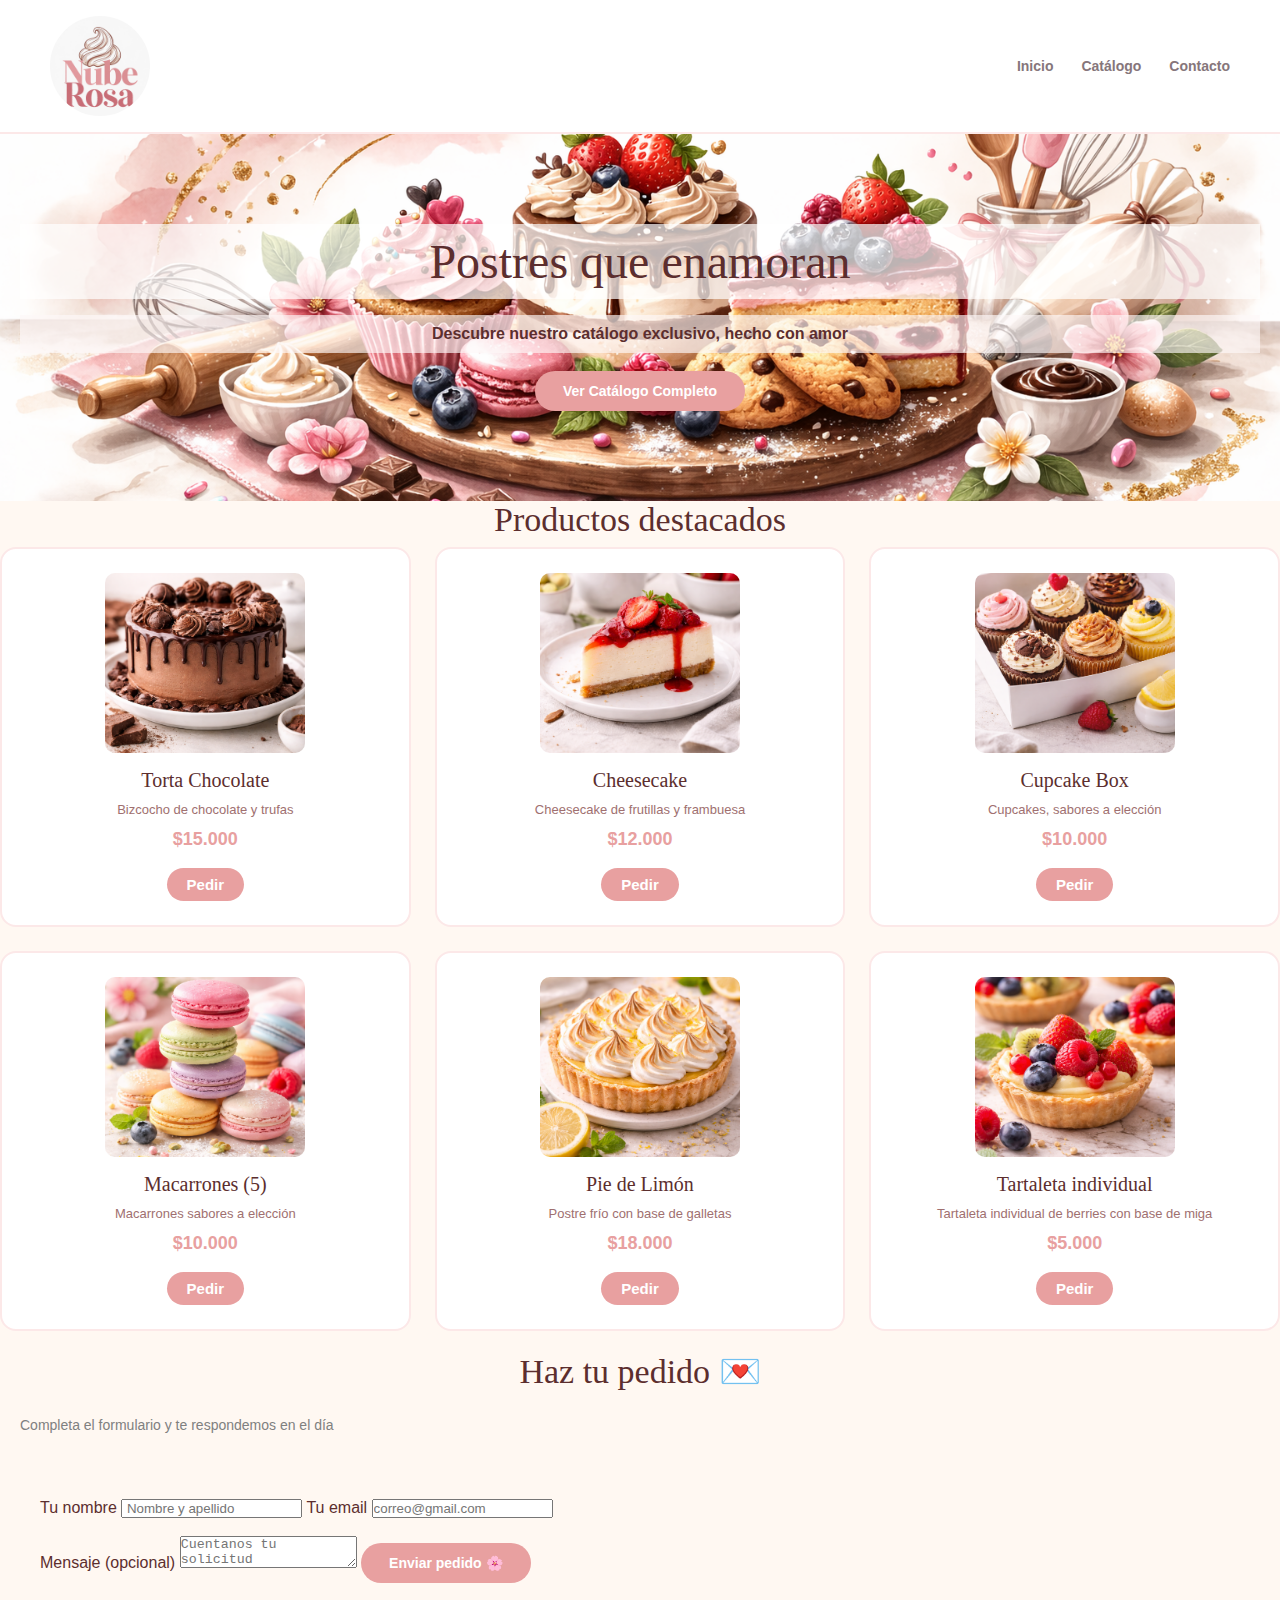
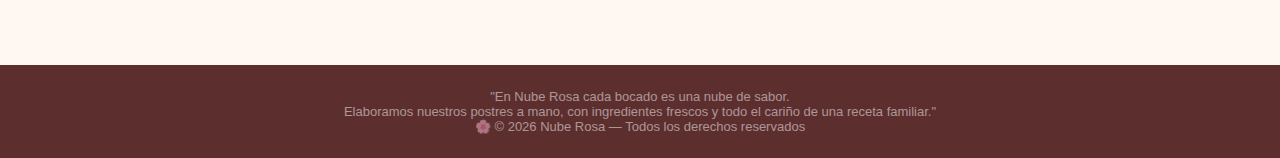
<file: Proyecto/index.html>
<!DOCTYPE html>
<html lang="es">
<head>
    <meta charset="UTF-8">
    <meta name="viewport" content="width=device-width, initial-scale=1.0">

    <link rel="stylesheet" href="../assets/Css/style.css">

    <title>Nube Rosa</title>
</head>
<body>

    <header class="encabezado">
        <img id="logo" src="/assets/logo.png" alt="logo">
        <h1></h1>

        <nav>
            <a href="http://127.0.0.1:5500/Proyecto/index.html">Inicio</a>
            <a href="/Proyecto/catalogo.html" target=_blank >Catálogo</a>
            <a href="#">Contacto</a>
        </nav>
    </header>

    <!-- Banner -->
    <section class="hero">

        <h2>Postres que enamoran </h2>
        <p>Descubre nuestro catálogo exclusivo, hecho con amor</p><br>
        <a href="/Proyecto/catalogo.html" target=_blank class="boton">Ver Catálogo Completo</a>

    </section>

    <!-- Catalogo destacados y completo -->
    <h2>Productos destacados</h2>

<div class="imagenes">

  <div class="tarjeta">
    <img src="/assets/cake1.png" alt="Torta de Chocolate">
    <h3>Torta Chocolate</h3>
    <p>Bizcocho de chocolate y trufas</p>
    <span class="precio">$15.000</span>
    <a href="#" class="boton boton-chico">Pedir</a>
  </div>

  <div class="tarjeta">
    <img src="/assets/cake2.jpg" alt="Cheesecake">
    <h3>Cheesecake</h3>
    <p>Cheesecake de frutillas y frambuesa</p>
    <span class="precio">$12.000</span>
    <a href="#" class="boton boton-chico">Pedir</a>
  </div>

  <div class="tarjeta">
    <img src="/assets/cake3.png" alt="Cupcake">
    <h3>Cupcake Box</h3>
    <p>Cupcakes, sabores a elección</p>
    <span class="precio">$10.000</span>
    <a href="#" class="boton boton-chico">Pedir</a>
  </div>

  <div class="tarjeta">
    <img src="/assets/cake4.png" alt="Macarrones">
    <h3>Macarrones (5)</h3>
    <p>Macarrones sabores a elección</p>
    <span class="precio">$10.000</span>
    <a href="#" class="boton boton-chico">Pedir</a>
  </div>

  <div class="tarjeta">
    <img src="/assets/cake5.png" alt="Pie de Limón">
    <h3>Pie de Limón</h3>
    <p>Postre frío con base de galletas</p>
    <span class="precio">$18.000</span>
    <a href="#" class="boton boton-chico">Pedir</a>
  </div>

  <div class="tarjeta">
    <img src="/assets/cake6.png" alt="Tartaleta individual">
    <h3>Tartaleta individual</h3>
    <p>Tartaleta individual de berries con base de miga</p>
    <span class="precio">$5.000</span>
    <a href="#" class="boton boton-chico">Pedir</a>
  </div>

</div>



        <!-- HAZ tu Pedido -->
    </section>
       <section id="contacto" class="contacto">
        <h2>Haz tu pedido 💌</h2><br>
        <p class="subtitulo">Completa el formulario y te respondemos en el día</p>

        <!-- Formulario -->

        <form class="formulario">

            <label for="nombre">Tu nombre</label>
            <input type="text" id="nombre" placeholder=" Nombre y apellido">

            <label for="email">Tu email</label>
            <input type="email" id="email" placeholder="correo@gmail.com">
            <br><br>

            <label for="mensaje">Mensaje (opcional)</label>
            <textarea id="mensaje" placeholder="Cuentanos tu solicitud"></textarea>

            <button type="submit" class="boton">Enviar pedido 🌸</button>

        </form>
    </section>
    <footer>
        <p>"En Nube Rosa cada bocado es una nube de sabor. <br>Elaboramos nuestros postres a mano, con ingredientes frescos y todo el cariño de una receta familiar."</p>
        <p>🌸 © 2026 Nube Rosa — Todos los derechos reservados</p>
    </footer>

</body>
</html>
</file>
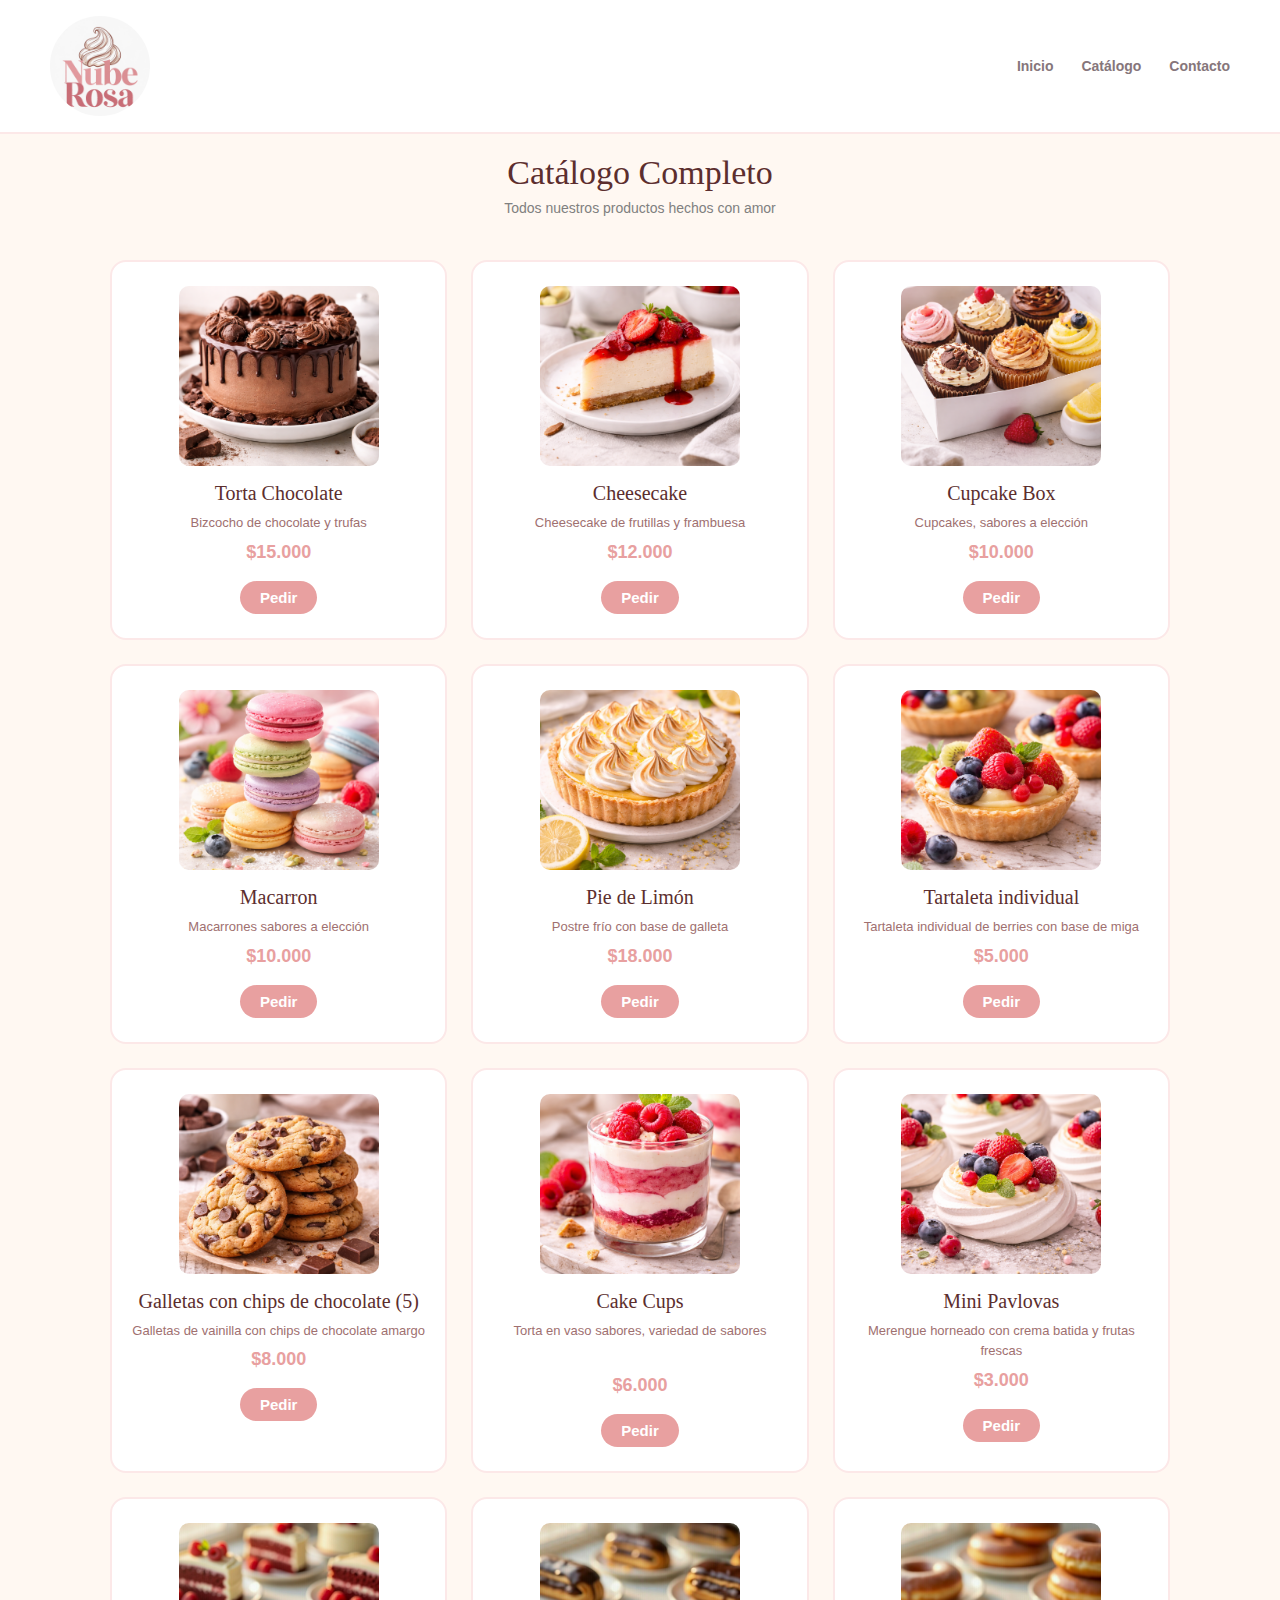
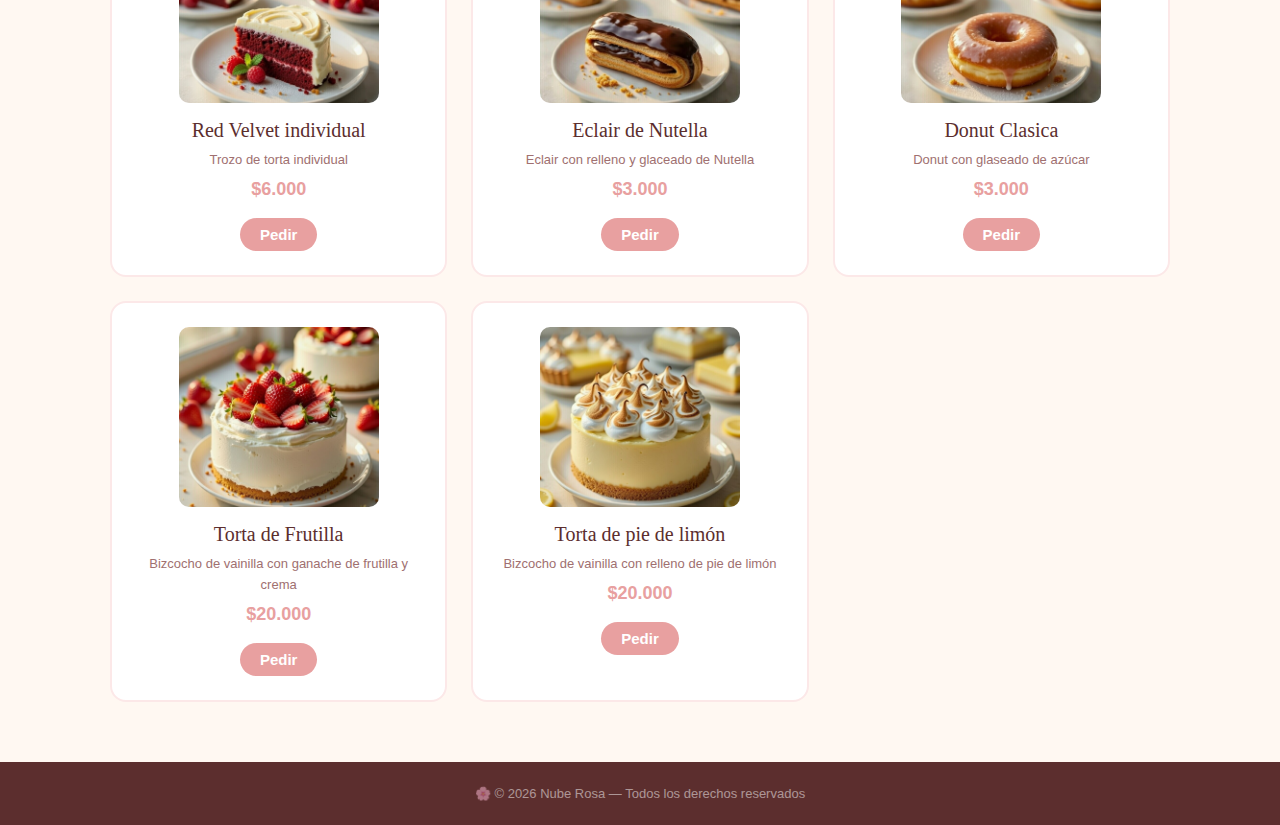
<file: catalogo.html>
<!DOCTYPE html>
<html lang="es">
<head>
    <meta charset="UTF-8">
    <meta name="viewport" content="width=device-width, initial-scale=1.0">
    <link rel="stylesheet" href="../assets/Css/style.css">
    <title>Catálogo - Nube Rosa</title>
</head>
<body>

    <header class="encabezado">
        <img id="logo" src="/assets/logo.png" alt="logo">
      
        <nav>
            <a href="http://127.0.0.1:5501/Proyecto/index.html">Inicio</a>
            <a href="#">Catálogo</a>
            <a href="/index.html#contacto">Contacto</a>
        </nav>
    </header>

    <section class="catalogo">
        <h2>Catálogo Completo</h2>
        <p class="subtitulo">Todos nuestros productos hechos con amor</p>

        <div class="imagenes">

            <!-- Torta de chocolate  -->

            <div class="tarjeta">
                <img src="/assets/cake1.png" alt="Torta de Chocolate">
                <h3>Torta Chocolate</h3>
                <p>Bizcocho de chocolate y trufas</p>
                <span class="precio">$15.000</span>
                <a href="#" class="boton boton-chico">Pedir</a>
            </div>

            <!-- Cheeseckake -->

            <div class="tarjeta">
                <img src="/assets/cake2.jpg" alt="Cheesecake">
                <h3>Cheesecake </h3>
                <p>Cheesecake de frutillas y frambuesa</p>
                <span class="precio">$12.000</span>
                <a href="#" class="boton boton-chico">Pedir</a>
            </div>

            <!-- CUpcake -->

            <div class="tarjeta">
                <img src="/assets/cake3.png" alt="Cupcake">
                <h3>Cupcake Box</h3>
                <p>Cupcakes, sabores a elección</p>
                <span class="precio">$10.000</span>
                <a href="#" class="boton boton-chico">Pedir</a>
            </div>

            <!-- macarron -->

            <div class="tarjeta">
                <img src="/assets/cake4.png" alt="Macarrones">
                <h3>Macarron</h3>
                <p>Macarrones sabores a elección</p>
                <span class="precio">$10.000</span>
                <a href="#" class="boton boton-chico">Pedir</a>
            </div>

            <!-- Pie de limon -->

            <div class="tarjeta">
                <img src="/assets/cake5.png" alt="Pie de Limón">
                <h3>Pie de Limón</h3>
                <p>Postre frío con base de galleta</p>
                <span class="precio">$18.000</span>
                <a href="#" class="boton boton-chico">Pedir</a>
            </div>

            <!-- tartaleta individual  -->

            <div class="tarjeta">
                <img src="/assets/cake6.png" alt="Tartaleta individual">
                <h3>Tartaleta individual</h3>
                <p>Tartaleta individual de berries con base de miga</p>
                <span class="precio">$5.000</span>
                <a href="#" class="boton boton-chico">Pedir</a>
            </div>

            <!-- Galletas con chocolate  -->

              <div class="tarjeta">
                <img src="/assets/cake7.png" alt="Galletas con chips de chocolate">
                <h3>Galletas con chips de chocolate (5)</h3>
                <p>Galletas de vainilla con chips de chocolate amargo</p>
                <span class="precio">$8.000</span>
                <a href="#" class="boton boton-chico">Pedir</a>
            </div>

            <!-- Cake cups -->

              <div class="tarjeta">
                <img src="/assets/cake8.png" alt="Producto 6">
                <h3>Cake Cups</h3>
                <p>Torta en vaso sabores, variedad de sabores</p><br>
                <span class="precio">$6.000</span>
                <a href="#" class="boton boton-chico">Pedir</a>
            </div>

            <!-- Pavlovas -->

              <div class="tarjeta">
                <img src="/assets/cake9.png" alt="Pavlovas">
                <h3>Mini Pavlovas</h3>
                <p>Merengue horneado con crema batida y frutas frescas</p>
                <span class="precio">$3.000</span>
                <a href="#" class="boton boton-chico">Pedir</a>
            </div>

            <!-- Red velvet -->

              <div class="tarjeta">
                <img src="/assets/cake10.jpg" alt="Red Velvet">
                <h3>Red Velvet individual</h3>
                <p>Trozo de torta individual</p>
                <span class="precio">$6.000</span>
                <a href="#" class="boton boton-chico">Pedir</a>
            </div>

            <!-- eclair -->

              <div class="tarjeta">
                <img src="/assets/cake11.jpg" alt="Eclair">
                <h3>Eclair de Nutella</h3>
                <p>Eclair con relleno y glaceado de Nutella</p>
                <span class="precio">$3.000</span>
                <a href="#" class="boton boton-chico">Pedir</a>
            </div>

            <!-- Donut -->

              <div class="tarjeta">
                <img src="/assets/cake12.jpg" alt="donut">
                <h3>Donut Clasica</h3>
                <p>Donut con glaseado de azúcar</p>
                <span class="precio">$3.000</span>
                <a href="#" class="boton boton-chico">Pedir</a>
            </div>

            <!-- Torta de frutilla -->

              <div class="tarjeta">
                <img src="/assets/cake13.jpg" alt="Producto 6">
                <h3>Torta de Frutilla</h3>
                <p>Bizcocho de vainilla con ganache de frutilla y crema</p>
                <span class="precio">$20.000</span>
                <a href="#" class="boton boton-chico">Pedir</a>
            </div>

            <!-- torta de pie de limon -->

              <div class="tarjeta">
                <img src="/assets/cake14.jpg" alt="torta de pie de limon">
                <h3>Torta de pie de limón</h3>
                <p>Bizcocho de vainilla con relleno de pie de limón</p>
                <span class="precio">$20.000</span>
                <a href="#" class="boton boton-chico">Pedir</a>
            </div>

        </div>
    </section>

    <footer>
        <p>🌸 © 2026 Nube Rosa — Todos los derechos reservados</p>
    </footer>

</body>
</html>
</file>
<file: assets/Css/style.css>
* {
  margin: 0;
  padding: 0;
  box-sizing: border-box;
}
:root {
  --rosa:        #e8a0a0;
  --rosa-claro:  #fce8e8;
  --crema:       #fff8f2;
  --marron:      #5c2e2e;
  --gris:        #a07070;
  --blanco:      #ffffff;
}



body {
  font-family: 'Nunito', sans-serif;
  background-color: var(--crema);
  color: var(--marron);
}

a {
  text-decoration: none;
  color: inherit;
}

.encabezado {
  display: flex;
  align-items: center;
  justify-content: space-between;
  padding: 16px 50px;
  background-color: var(--blanco);
  border-bottom: 2px solid var(--rosa-claro);
  position: sticky;
  top: 0;
  z-index: 10;
}

#logo {
  width: 100px;
  height: 100px;
  object-fit: contain;  /* la imagen no se deforma */
  border-radius: 50%;   /* logo circular */
}

.encabezado h1 {
  font-family: 'Playfair Display', serif;
  font-size: 24px;
  color: var(--marron);
}

.encabezado nav {
  display: flex;
  gap: 28px;
}

.encabezado nav a {
  font-size: 14px;
  font-weight: 600;
  color:rgb(134, 118, 123);
  transition: color 0.2s;
}

.encabezado nav a:hover {
  color:rgb(236, 202, 236);
}

.boton {
  display: inline-block;
  background-color: var(--rosa);
  color: var(--blanco);
  padding: 12px 28px;
  border-radius: 30px;
  font-size: 14px;
  font-weight: 600;
  border: none;
  cursor: pointer;
  transition: background-color 0.2s, transform 0.2s;
}

/* Boton de productos */
.boton-chico {
  padding: 8px 20px;
  font-size: 15px;
  margin-top: 10px;
  
}

.hero {
  text-align: center;
  padding: 90px 20px;
  background-image: url(/assets/banner.png);
  background-size: cover;
  background-position: center;
  
  
}

.hero h2 {
  font-family: 'Playfair Display', serif;
  background: rgba(255, 255, 255, 0.7);
  padding: 10px 10px;
  font-size: 48px;
  margin-bottom: 16px;
}
.hero p {
    padding: 10px 10px;
    background: #fdf7f7a9;
    font-weight: bold;
}


.catalogo {
  padding: 70px 50px;
  text-align: center;
  max-width: 1100px;
  margin: 0 auto;
}

 h2 {
  font-family: 'Playfair Display', serif;
  font-size: 34px;
  font-weight: 400;
  margin-bottom: 8px;
  text-align: center;
}

.subtitulo {
  font-size: 14px;
  color:gray;
  margin-bottom: 44px;
}

.imagenes {
  display: grid;
  grid-template-columns: repeat(3, 1fr);
  gap: 24px;
}

.tarjeta {
  display: flex;
  background-color: var(--blanco);
  border: 2px solid var(--rosa-claro);
  border-radius: 16px;
  padding: 24px 20px;
  text-align: center;
  transition: transform 0.2s, box-shadow 0.2s;
  flex-direction: column;
  align-items: center;
  gap: 8px;
}

.tarjeta:hover {
  transform: translateY(-10px);
  box-shadow: 0 12px 28px rgba(232, 160, 160, 0.25);
}


.tarjeta img {
  width: 100%;        
  max-width: 200px;
  height: 180px;
  object-fit: cover;   
  border-radius: 10px;
  margin-bottom: 8px;
}

.tarjeta h3 {
  font-family: 'Playfair Display', serif;
  font-size: 20px;
  font-weight: 400;
}

.tarjeta p {
  font-size: 13px;
  color: var(--gris);
  line-height: 1.6;
}

.precio {
  font-size: 18px;
  font-weight: 700;
  color: var(--rosa);
}

footer {
  background-color: var(--marron);
  color: rgba(255, 255, 255, 0.5);
  text-align: center;
  padding: 24px;
  font-size: 13px;
  margin-top: 40px;
}
.catalogo,
  .contacto {
    padding: 20px 20px;
  }

  .formulario {
    padding: 22px 20px;
  }
</file>
